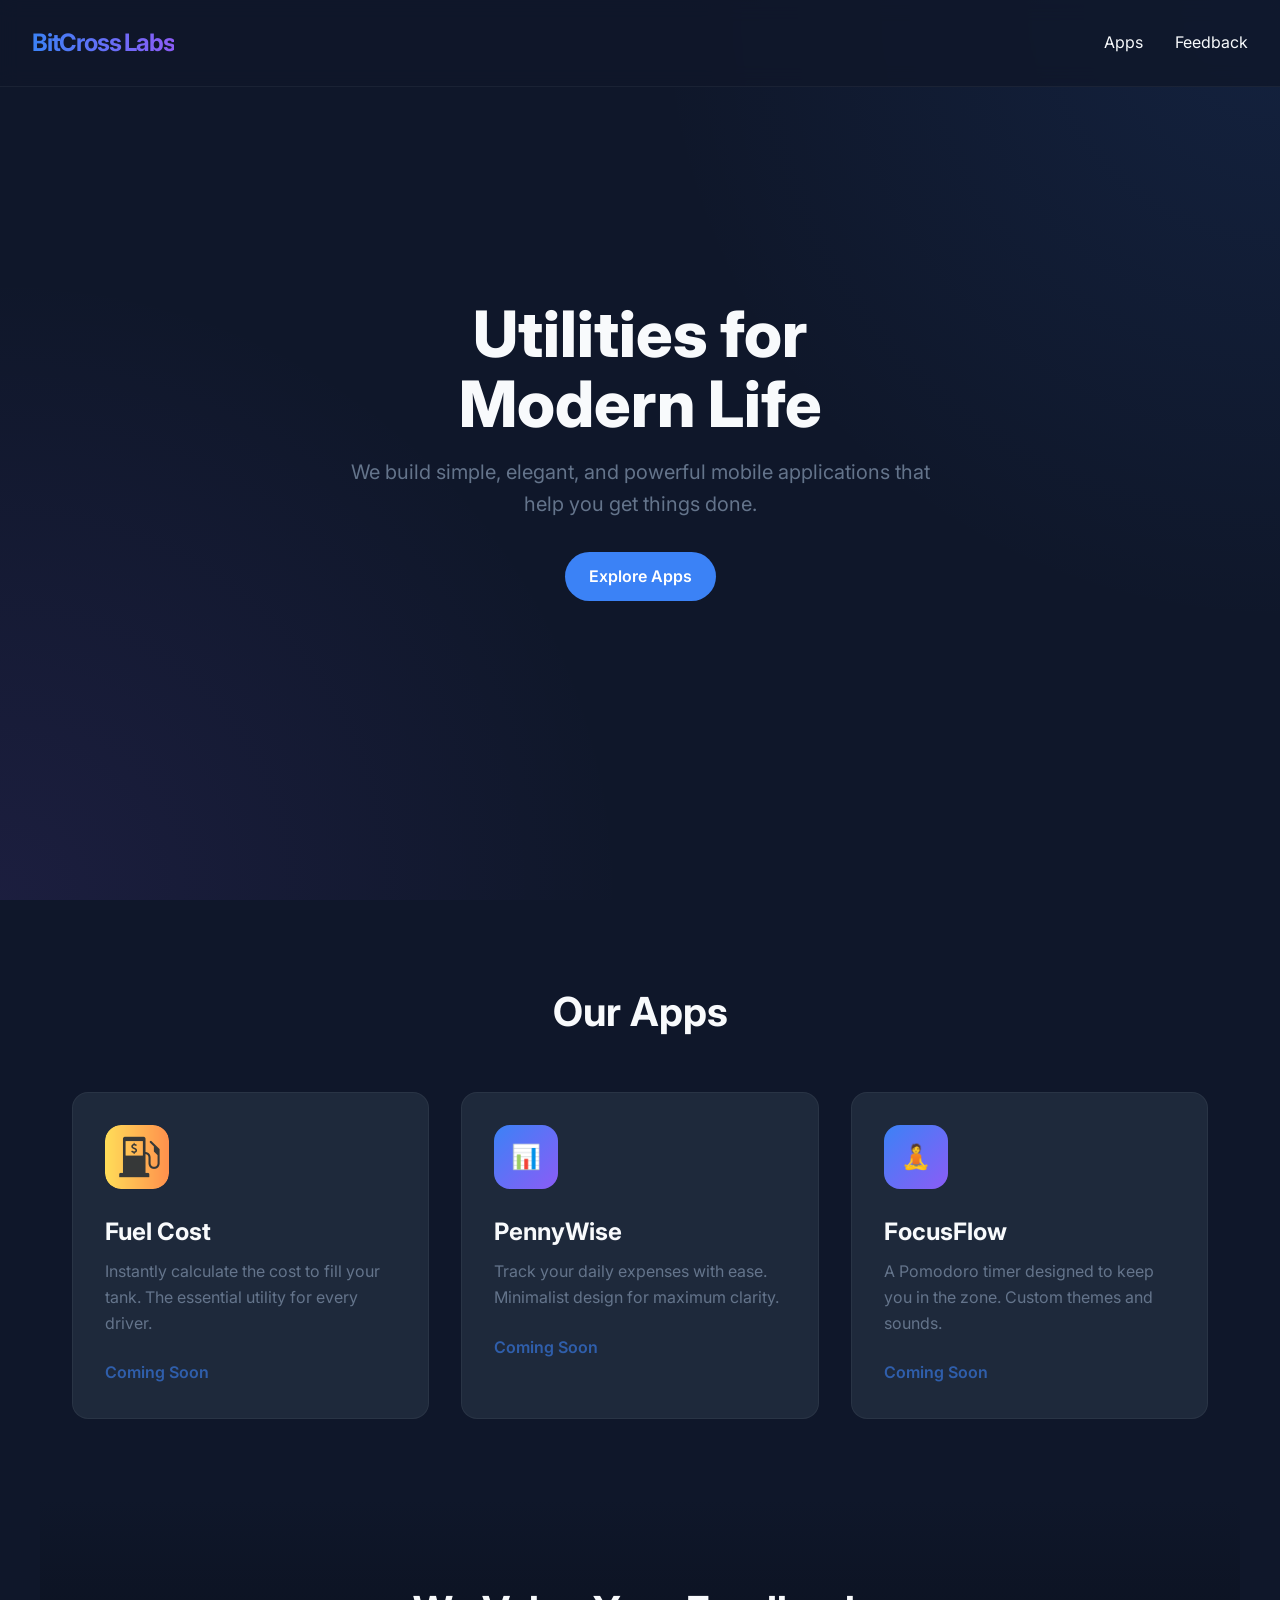
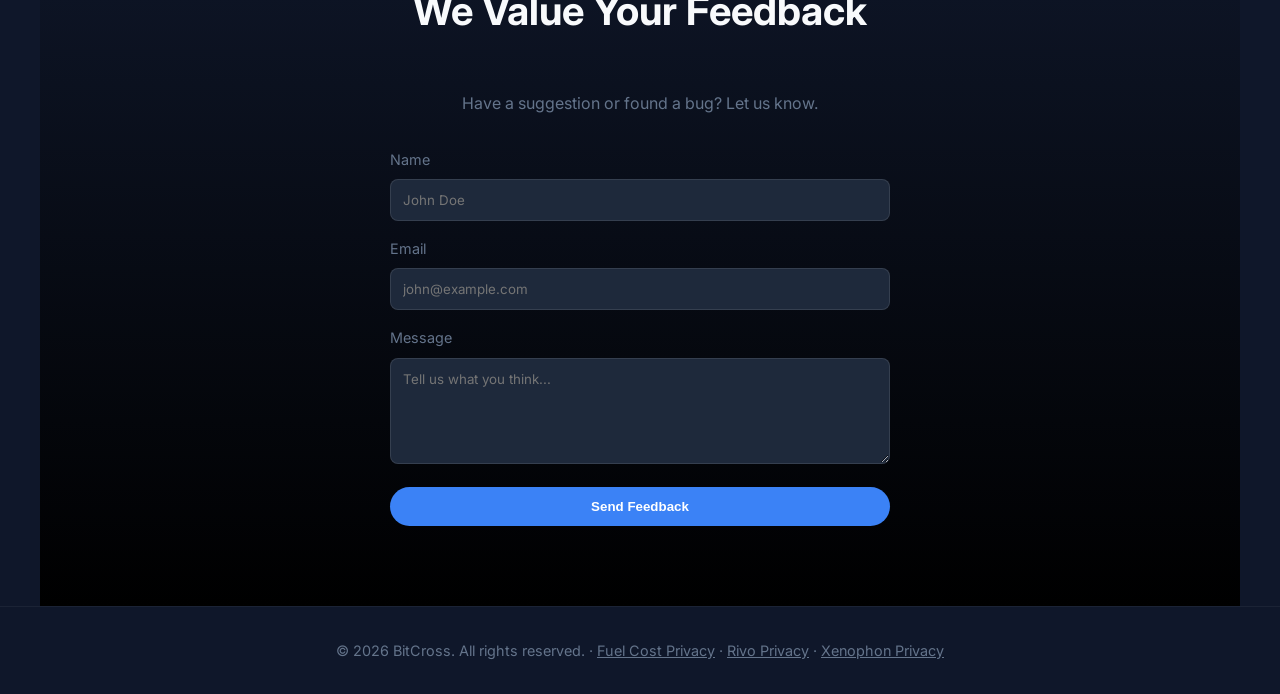
<file: index.html>
<!DOCTYPE html>
<html lang="en">

<head>
    <meta charset="UTF-8">
    <meta name="viewport" content="width=device-width, initial-scale=1.0">
    <title>BitCross | Utility Apps</title>
    <meta name="description" content="Simple, powerful utility apps for your everyday needs.">
    <link rel="preconnect" href="https://fonts.googleapis.com">
    <link rel="preconnect" href="https://fonts.gstatic.com" crossorigin>
    <link href="https://fonts.googleapis.com/css2?family=Inter:wght@400;600;700;800&display=swap" rel="stylesheet">
    <link rel="stylesheet" href="style.css">
</head>

<body>
    <header>
        <a href="#" class="logo">BitCross Labs</a>
        <nav>
            <ul>
                <li><a href="#apps">Apps</a></li>
                <li><a href="#feedback">Feedback</a></li>
            </ul>
        </nav>
    </header>

    <section class="hero">
        <h1>Utilities for<br>Modern Life</h1>
        <p>We build simple, elegant, and powerful mobile applications that help you get things done.</p>
        <a href="#apps" class="btn">Explore Apps</a>
    </section>

    <section id="apps" class="section">
        <h2 class="section-title">Our Apps</h2>
        <div class="apps-grid">
            <!-- Fuel Cost App -->
            <div class="app-card">

                <div class="app-icon img-icon">
                    <img src="images/fuel-cost-icon.png" alt="Fuel Cost Icon">
                </div>
                <h3>Fuel Cost</h3>
                <p>Instantly calculate the cost to fill your tank. The essential utility for every driver.</p>
                <span class="app-link disabled">Coming Soon</span>
            </div>

            <!-- Placeholder App 2 -->
            <div class="app-card">
                <div class="app-icon">📊</div>
                <h3>PennyWise</h3>
                <p>Track your daily expenses with ease. Minimalist design for maximum clarity.</p>
                <span class="app-link disabled">Coming Soon</span>
            </div>

            <!-- Placeholder App 3 -->
            <div class="app-card">
                <div class="app-icon">🧘</div>
                <h3>FocusFlow</h3>
                <p>A Pomodoro timer designed to keep you in the zone. Custom themes and sounds.</p>
                <span class="app-link disabled">Coming Soon</span>
            </div>
        </div>
    </section>

    <section id="feedback" class="section feedback">
        <h2 class="section-title">We Value Your Feedback</h2>
        <p style="color: var(--secondary-color); margin-bottom: 2rem;">Have a suggestion or found a bug? Let us know.
        </p>

        <form class="feedback-form" action="mailto:contact@bitcross.app" method="POST" enctype="text/plain">
            <div class="input-group">
                <label for="name">Name</label>
                <input type="text" id="name" name="name" required placeholder="John Doe">
            </div>
            <div class="input-group">
                <label for="email">Email</label>
                <input type="email" id="email" name="email" required placeholder="john@example.com">
            </div>
            <div class="input-group">
                <label for="message">Message</label>
                <textarea id="message" name="message" rows="5" required
                    placeholder="Tell us what you think..."></textarea>
            </div>
            <div id="form-status" style="margin-bottom: 1rem; display: none;"></div>
            <button type="submit" class="btn" style="width: 100%; border: none; cursor: pointer;">Send Feedback</button>
        </form>
    </section>

    <footer>
        <p>&copy; 2026 BitCross. All rights reserved. &middot; <a href="fuel-cost-privacy.html"
                style="text-decoration: underline;">Fuel Cost Privacy</a> &middot; <a href="rivo-privacy.html"
                style="text-decoration: underline;">Rivo Privacy</a> &middot; <a href="xenophon/PrivacyPolicy.html"
                style="text-decoration: underline;">Xenophon Privacy</a></p>
    </footer>


    <script src="main.js"></script>
</body>

</html>
</file>
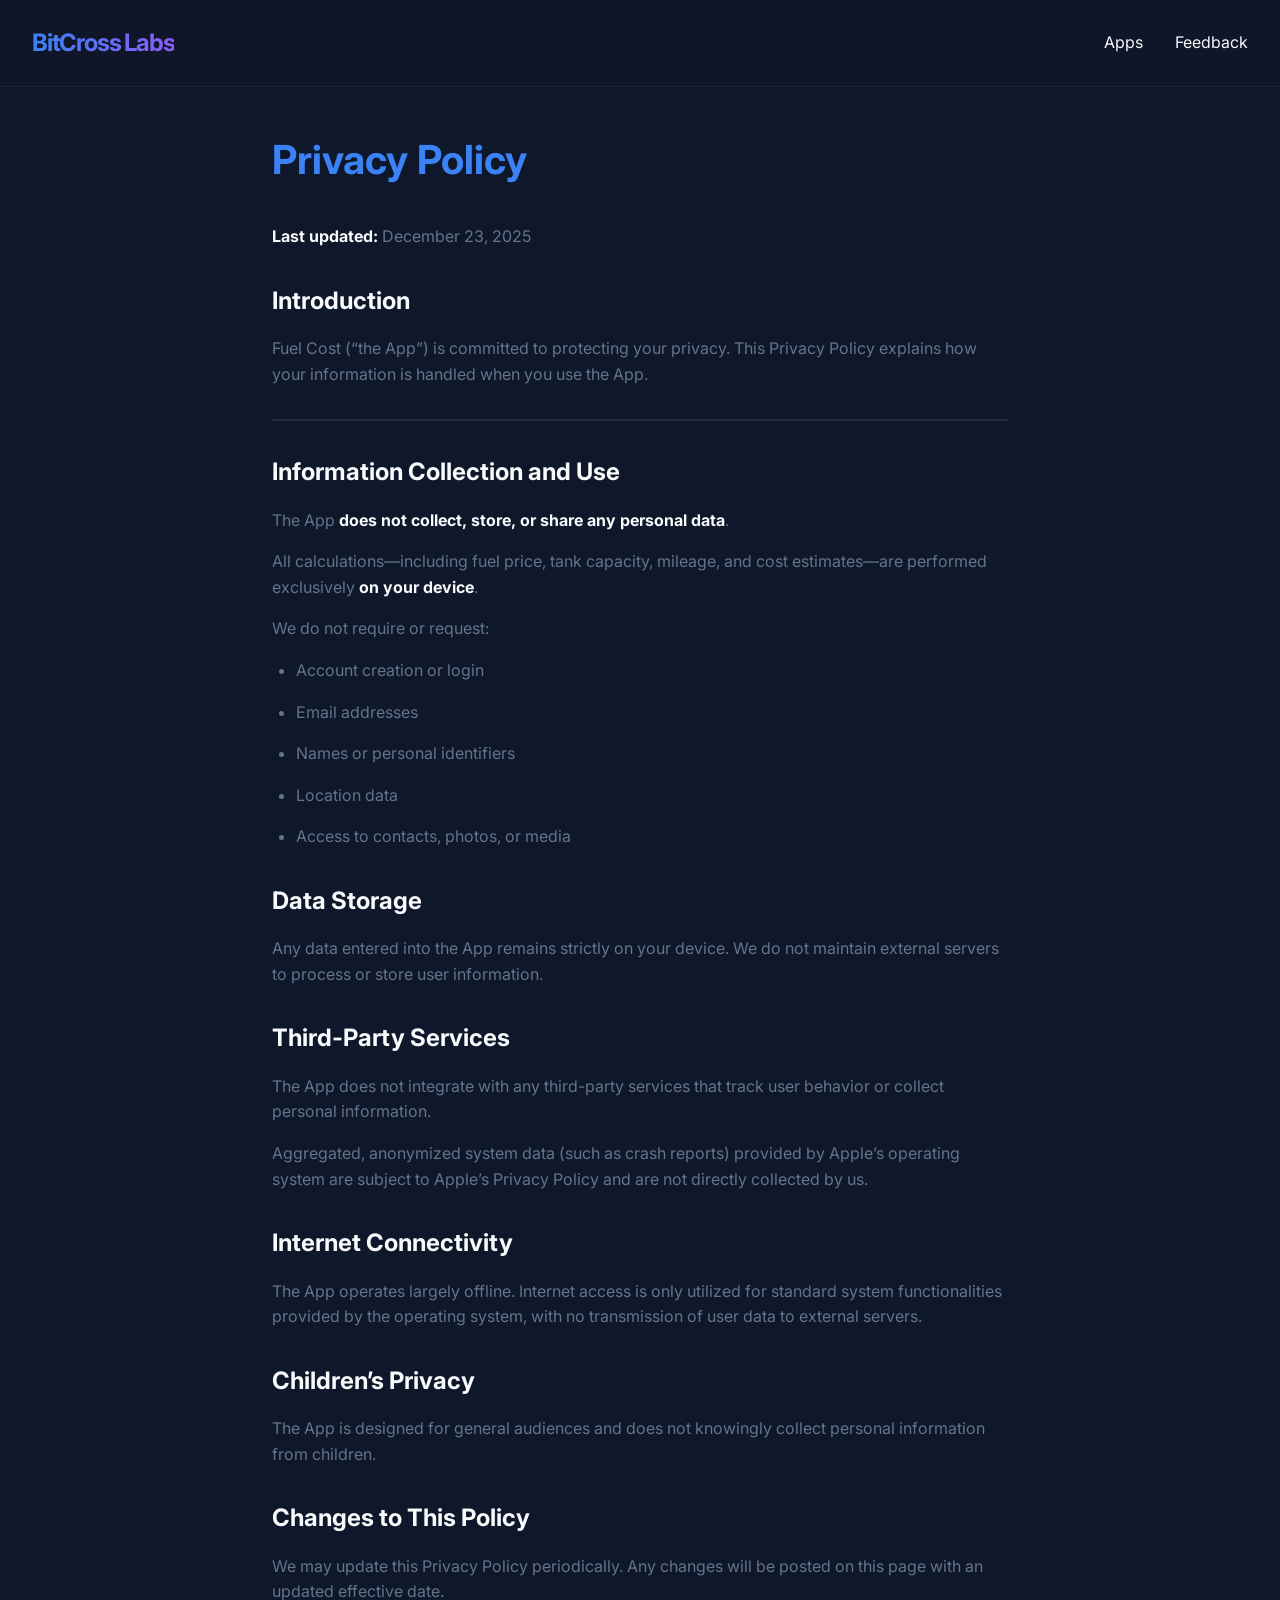
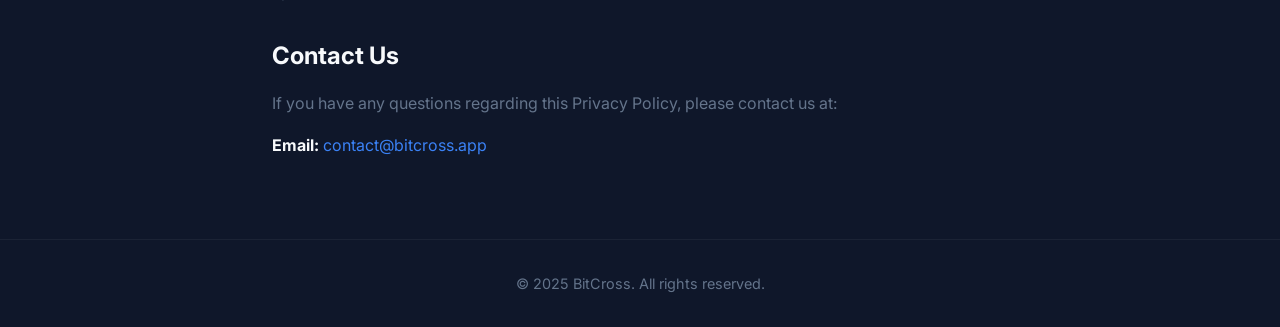
<file: fuel-cost-privacy.html>
<!DOCTYPE html>
<html lang="en">

<head>
    <meta charset="UTF-8">
    <meta name="viewport" content="width=device-width, initial-scale=1.0">
    <title>Fuel Cost | Privacy Policy</title>
    <meta name="description" content="Privacy Policy for the Fuel Cost app.">
    <link rel="preconnect" href="https://fonts.googleapis.com">
    <link rel="preconnect" href="https://fonts.gstatic.com" crossorigin>
    <link href="https://fonts.googleapis.com/css2?family=Inter:wght@400;600;700;800&display=swap" rel="stylesheet">
    <link rel="stylesheet" href="style.css">
    <style>
        /* Specific overrides for text-heavy content */
        .content-section {
            padding: 8rem 2rem 4rem;
            /* Top padding to clear fixed header */
            max-width: 800px;
            margin: 0 auto;
        }

        .content-section h1 {
            font-size: 2.5rem;
            margin-bottom: 2rem;
            color: var(--primary-color);
        }

        .content-section h2 {
            font-size: 1.5rem;
            margin-top: 2rem;
            margin-bottom: 1rem;
            color: var(--text-color);
        }

        .content-section p,
        .content-section li {
            color: var(--secondary-color);
            margin-bottom: 1rem;
        }

        .content-section ul {
            list-style: disc;
            margin-left: 1.5rem;
            margin-bottom: 1rem;
        }

        .content-section strong {
            color: var(--text-color);
        }
    </style>
</head>

<body>
    <header>
        <a href="index.html" class="logo">BitCross Labs</a>
        <nav>
            <ul>
                <li><a href="index.html#apps">Apps</a></li>
                <li><a href="index.html#feedback">Feedback</a></li>
            </ul>
        </nav>
    </header>

    <main class="content-section">
        <h1>Privacy Policy</h1>
        <p><strong>Last updated:</strong> December 23, 2025</p>

        <h2>Introduction</h2>
        <p>Fuel Cost (“the App”) is committed to protecting your privacy. This Privacy Policy explains how your
            information is handled when you use the App.</p>

        <hr style="border-color: rgba(255,255,255,0.1); margin: 2rem 0;">

        <h2>Information Collection and Use</h2>
        <p>The App <strong>does not collect, store, or share any personal data</strong>.</p>
        <p>All calculations—including fuel price, tank capacity, mileage, and cost estimates—are performed exclusively
            <strong>on your device</strong>.</p>
        <p>We do not require or request:</p>
        <ul>
            <li>Account creation or login</li>
            <li>Email addresses</li>
            <li>Names or personal identifiers</li>
            <li>Location data</li>
            <li>Access to contacts, photos, or media</li>
        </ul>

        <h2>Data Storage</h2>
        <p>Any data entered into the App remains strictly on your device. We do not maintain external servers to process
            or store user information.</p>

        <h2>Third-Party Services</h2>
        <p>The App does not integrate with any third-party services that track user behavior or collect personal
            information.</p>
        <p>Aggregated, anonymized system data (such as crash reports) provided by Apple’s operating system are subject
            to Apple’s Privacy Policy and are not directly collected by us.</p>

        <h2>Internet Connectivity</h2>
        <p>The App operates largely offline. Internet access is only utilized for standard system functionalities
            provided by the operating system, with no transmission of user data to external servers.</p>

        <h2>Children’s Privacy</h2>
        <p>The App is designed for general audiences and does not knowingly collect personal information from children.
        </p>

        <h2>Changes to This Policy</h2>
        <p>We may update this Privacy Policy periodically. Any changes will be posted on this page with an updated
            effective date.</p>

        <h2>Contact Us</h2>
        <p>If you have any questions regarding this Privacy Policy, please contact us at:</p>
        <p><strong>Email:</strong> <a href="mailto:contact@bitcross.app"
                style="color: var(--primary-color);">contact@bitcross.app</a></p>
    </main>

    <footer>
        <p>&copy; 2025 BitCross. All rights reserved.</p>
    </footer>

    <script src="main.js"></script>
</body>

</html>
</file>
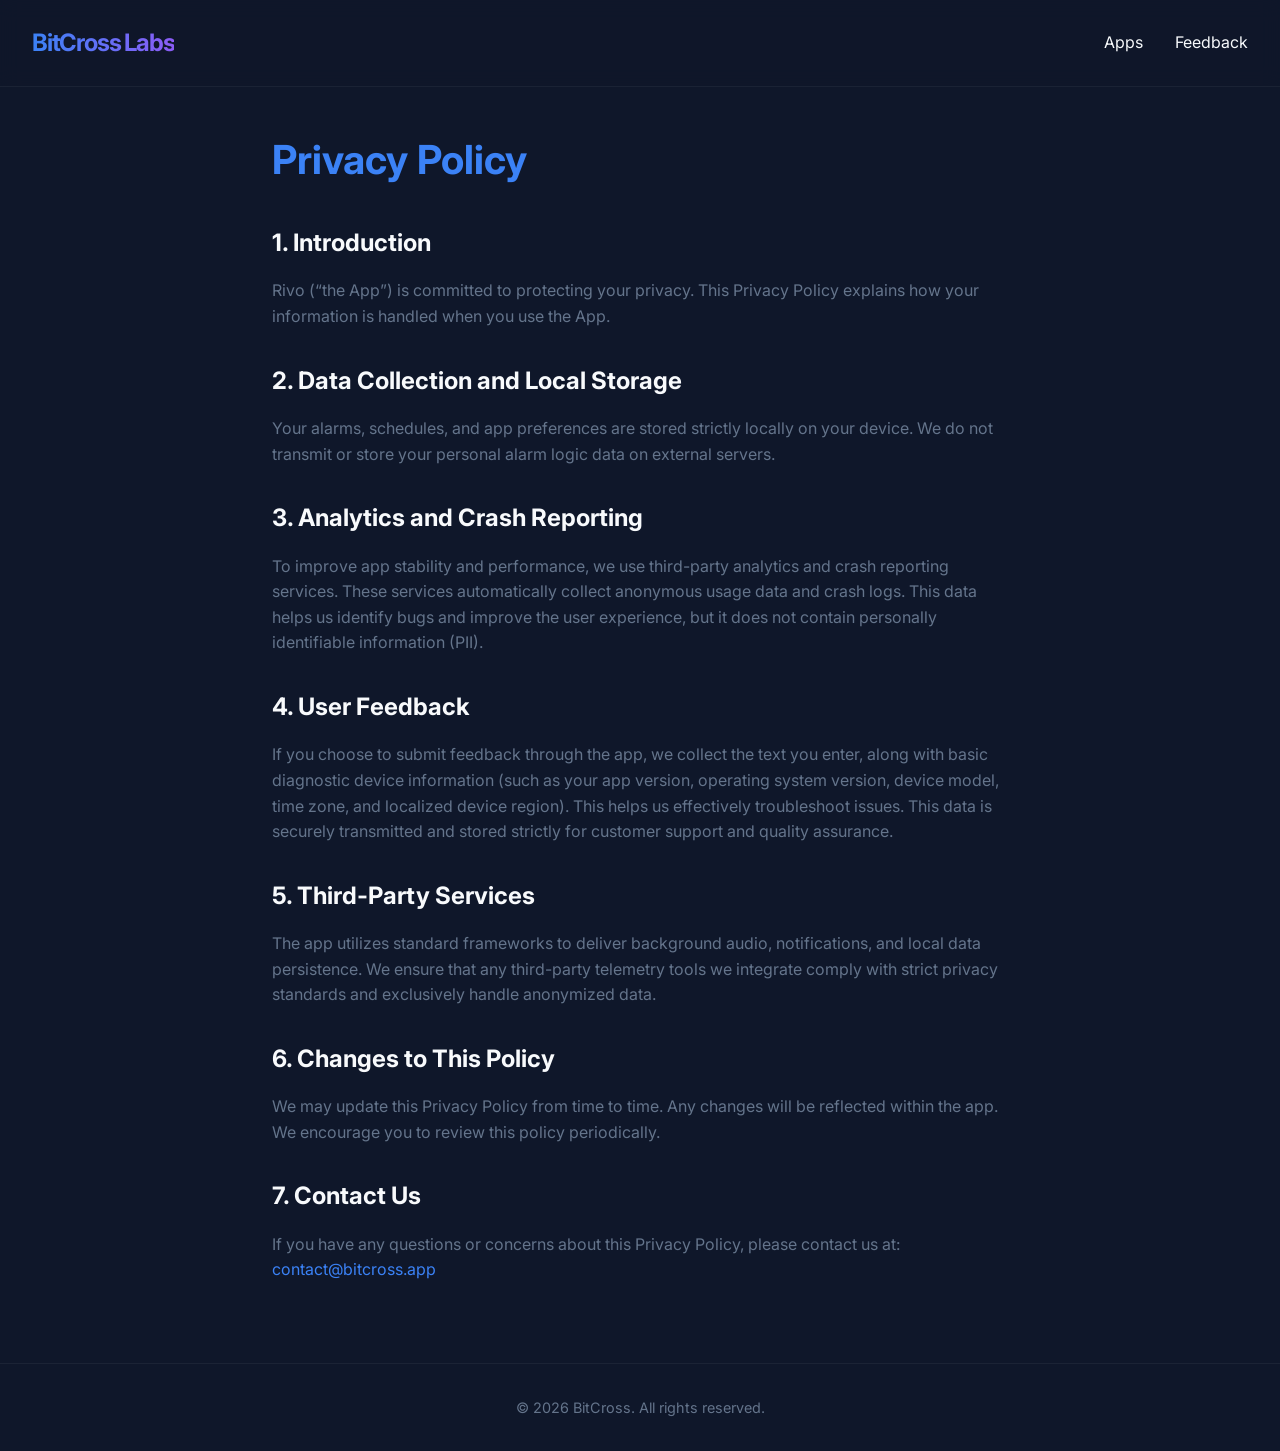
<file: rivo-privacy.html>
<!DOCTYPE html>
<html lang="en">

<head>
    <meta charset="UTF-8">
    <meta name="viewport" content="width=device-width, initial-scale=1.0">
    <title>Rivo (Motivational Alarm) | Privacy Policy</title>
    <meta name="description" content="Privacy Policy for the Rivo motivational alarm app.">
    <link rel="preconnect" href="https://fonts.googleapis.com">
    <link rel="preconnect" href="https://fonts.gstatic.com" crossorigin>
    <link href="https://fonts.googleapis.com/css2?family=Inter:wght@400;600;700;800&display=swap" rel="stylesheet">
    <link rel="stylesheet" href="style.css">
    <style>
        /* Specific overrides for text-heavy content */
        .content-section {
            padding: 8rem 2rem 4rem;
            /* Top padding to clear fixed header */
            max-width: 800px;
            margin: 0 auto;
        }

        .content-section h1 {
            font-size: 2.5rem;
            margin-bottom: 2rem;
            color: var(--primary-color);
        }

        .content-section h2 {
            font-size: 1.5rem;
            margin-top: 2rem;
            margin-bottom: 1rem;
            color: var(--text-color);
        }

        .content-section p,
        .content-section li {
            color: var(--secondary-color);
            margin-bottom: 1rem;
            line-height: 1.6;
        }

        .content-section ul {
            list-style: disc;
            margin-left: 1.5rem;
            margin-bottom: 1rem;
        }

        .content-section strong {
            color: var(--text-color);
        }
    </style>
</head>

<body>
    <header>
        <a href="index.html" class="logo">BitCross Labs</a>
        <nav>
            <ul>
                <li><a href="index.html#apps">Apps</a></li>
                <li><a href="index.html#feedback">Feedback</a></li>
            </ul>
        </nav>
    </header>

    <main class="content-section">
        <h1>Privacy Policy</h1>

        <h2>1. Introduction</h2>
        <p>Rivo (“the App”) is committed to protecting your privacy. This Privacy Policy explains how your information
            is handled when you use the App.</p>

        <h2>2. Data Collection and Local Storage</h2>
        <p>Your alarms, schedules, and app preferences are stored strictly locally on your device. We do not transmit or
            store your personal alarm logic data on external servers.</p>

        <h2>3. Analytics and Crash Reporting</h2>
        <p>To improve app stability and performance, we use third-party analytics and crash reporting services. These
            services automatically collect anonymous usage data and crash logs. This data helps us identify bugs and
            improve the user experience, but it does not contain personally identifiable information (PII).</p>

        <h2>4. User Feedback</h2>
        <p>If you choose to submit feedback through the app, we collect the text you enter, along with basic diagnostic
            device information (such as your app version, operating system version, device model, time zone, and
            localized device region). This helps us effectively troubleshoot issues. This data is securely transmitted
            and stored strictly for customer support and quality assurance.</p>

        <h2>5. Third-Party Services</h2>
        <p>The app utilizes standard frameworks to deliver background audio, notifications, and local data persistence.
            We ensure that any third-party telemetry tools we integrate comply with strict privacy standards and
            exclusively handle anonymized data.</p>

        <h2>6. Changes to This Policy</h2>
        <p>We may update this Privacy Policy from time to time. Any changes will be reflected within the app. We
            encourage you to review this policy periodically.</p>

        <h2>7. Contact Us</h2>
        <p>If you have any questions or concerns about this Privacy Policy, please contact us at: <a
                href="mailto:contact@bitcross.app" style="color: var(--primary-color);">contact@bitcross.app</a></p>
    </main>

    <footer>
        <p>&copy; 2026 BitCross. All rights reserved.</p>
    </footer>

    <script src="main.js"></script>
</body>

</html>
</file>
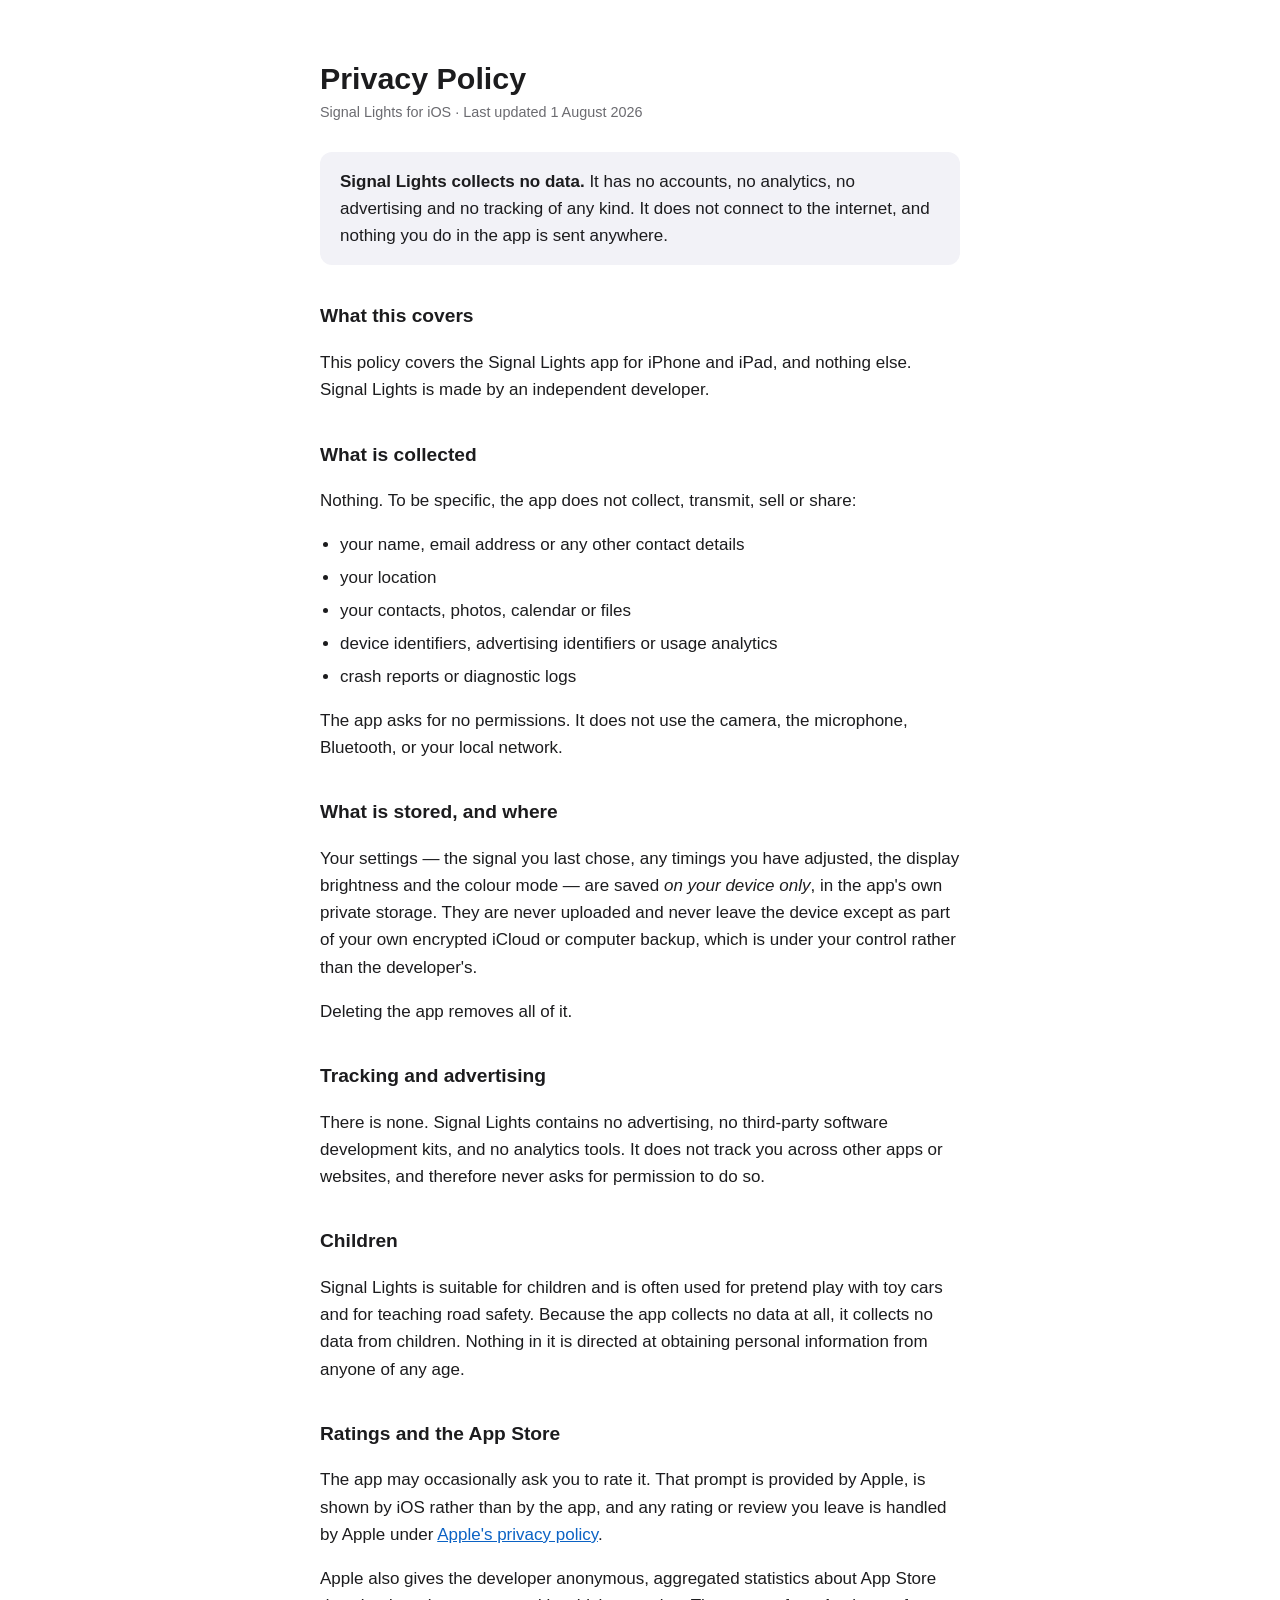
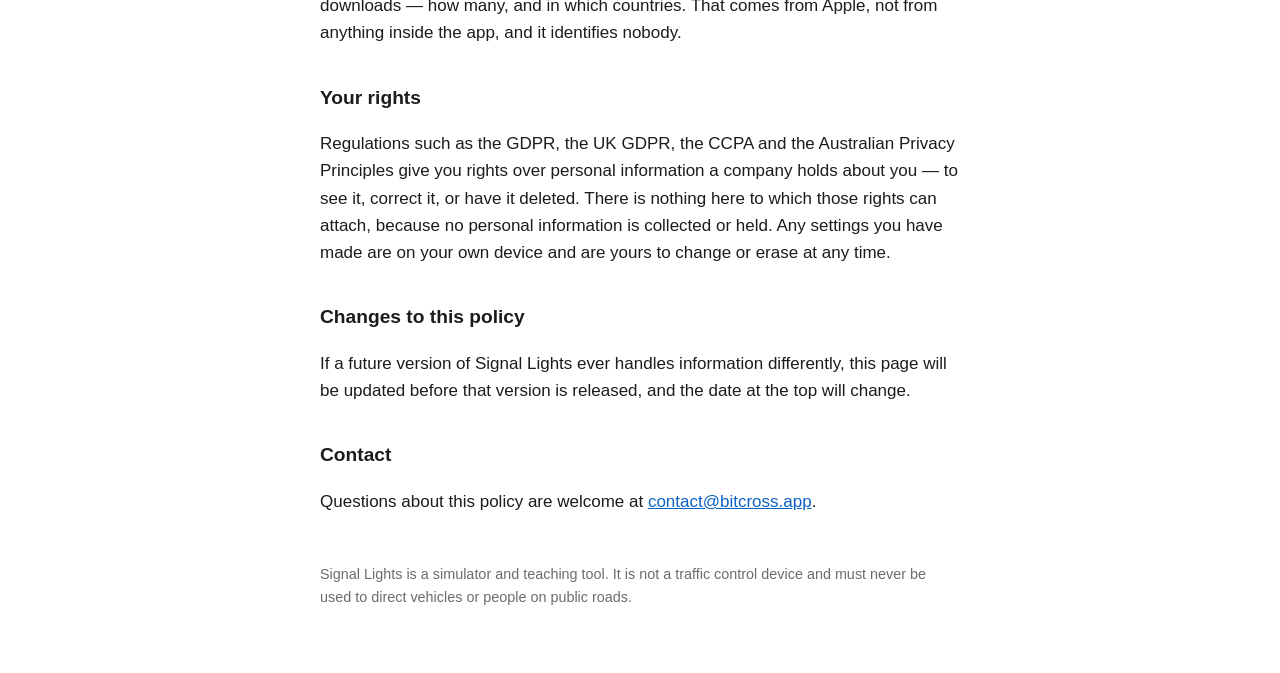
<file: signal-lights-privacy.html>
<!DOCTYPE html>
<html lang="en">
<head>
<meta charset="utf-8">
<meta name="viewport" content="width=device-width, initial-scale=1">
<title>Privacy Policy — Signal Lights</title>
<meta name="description" content="Privacy policy for the Signal Lights iOS app. Signal Lights collects no data.">
<style>
  /* Colours are held in custom properties and overridden in one place for dark
     mode. An earlier version set them in a media query that appeared *before*
     the rules it was meant to override, so the later plain rule won on equal
     specificity: the callout kept its near-white background while the text
     turned near-white too. Variables remove the ordering trap entirely. */
  :root {
    color-scheme: light dark;
    --text: #1c1c1e;
    --page: #ffffff;
    --panel: #f2f2f7;
    --muted: #6b6b70;
    --link: #0b62c4;
  }
  @media (prefers-color-scheme: dark) {
    :root {
      --text: #f2f2f7;
      --page: #1c1c1e;
      --panel: #2c2c2e;
      --muted: #a1a1a6;
      --link: #6ab7ff;
    }
  }
  body {
    font: 17px/1.6 -apple-system, BlinkMacSystemFont, "Segoe UI", Roboto, Helvetica, Arial, sans-serif;
    max-width: 40rem;
    margin: 0 auto;
    padding: 2.5rem 1.25rem 4rem;
    color: var(--text);
    background: var(--page);
  }
  h1 { font-size: 1.9rem; line-height: 1.2; margin-bottom: 0.25rem; }
  h2 { font-size: 1.2rem; margin-top: 2.25rem; }
  a { color: var(--link); }
  .meta { color: var(--muted); font-size: 0.9rem; margin-top: 0; }
  .callout {
    background: var(--panel);
    color: var(--text);
    border-radius: 0.75rem;
    padding: 1rem 1.25rem;
    margin: 1.75rem 0;
  }
  ul { padding-left: 1.25rem; }
  li { margin: 0.35rem 0; }
  footer { margin-top: 3rem; font-size: 0.9rem; color: var(--muted); }
</style>
</head>
<body>

<h1>Privacy Policy</h1>
<p class="meta">Signal Lights for iOS · Last updated 1 August 2026</p>

<div class="callout">
  <strong>Signal Lights collects no data.</strong> It has no accounts, no analytics,
  no advertising and no tracking of any kind. It does not connect to the internet,
  and nothing you do in the app is sent anywhere.
</div>

<h2>What this covers</h2>
<p>
  This policy covers the Signal Lights app for iPhone and iPad, and nothing
  else. Signal Lights is made by an independent developer.
</p>

<h2>What is collected</h2>
<p>Nothing. To be specific, the app does not collect, transmit, sell or share:</p>
<ul>
  <li>your name, email address or any other contact details</li>
  <li>your location</li>
  <li>your contacts, photos, calendar or files</li>
  <li>device identifiers, advertising identifiers or usage analytics</li>
  <li>crash reports or diagnostic logs</li>
</ul>
<p>
  The app asks for no permissions. It does not use the camera, the microphone,
  Bluetooth, or your local network.
</p>

<h2>What is stored, and where</h2>
<p>
  Your settings — the signal you last chose, any timings you have adjusted, the
  display brightness and the colour mode — are saved <em>on your device only</em>,
  in the app's own private storage. They are never uploaded and never leave the
  device except as part of your own encrypted iCloud or computer backup, which is
  under your control rather than the developer's.
</p>
<p>Deleting the app removes all of it.</p>

<h2>Tracking and advertising</h2>
<p>
  There is none. Signal Lights contains no advertising, no third-party software
  development kits, and no analytics tools. It does not track you across other
  apps or websites, and therefore never asks for permission to do so.
</p>

<h2>Children</h2>
<p>
  Signal Lights is suitable for children and is often used for pretend play with
  toy cars and for teaching road safety. Because the app collects no data at all,
  it collects no data from children. Nothing in it is directed at obtaining
  personal information from anyone of any age.
</p>

<h2>Ratings and the App Store</h2>
<p>
  The app may occasionally ask you to rate it. That prompt is provided by Apple,
  is shown by iOS rather than by the app, and any rating or review you leave is
  handled by Apple under
  <a href="https://www.apple.com/legal/privacy/">Apple's privacy policy</a>.
</p>
<p>
  Apple also gives the developer anonymous, aggregated statistics about App Store
  downloads — how many, and in which countries. That comes from Apple, not from
  anything inside the app, and it identifies nobody.
</p>

<h2>Your rights</h2>
<p>
  Regulations such as the GDPR, the UK GDPR, the CCPA and the Australian Privacy
  Principles give you rights over personal information a company holds about you —
  to see it, correct it, or have it deleted. There is nothing here to which those
  rights can attach, because no personal information is collected or held. Any
  settings you have made are on your own device and are yours to change or erase
  at any time.
</p>

<h2>Changes to this policy</h2>
<p>
  If a future version of Signal Lights ever handles information differently, this
  page will be updated before that version is released, and the date at the top
  will change.
</p>

<h2>Contact</h2>
<p>
  Questions about this policy are welcome at
  <a href="mailto:contact@bitcross.app">contact@bitcross.app</a>.
</p>

<footer>
  Signal Lights is a simulator and teaching tool. It is not a traffic control
  device and must never be used to direct vehicles or people on public roads.
</footer>

</body>
</html>
</file>
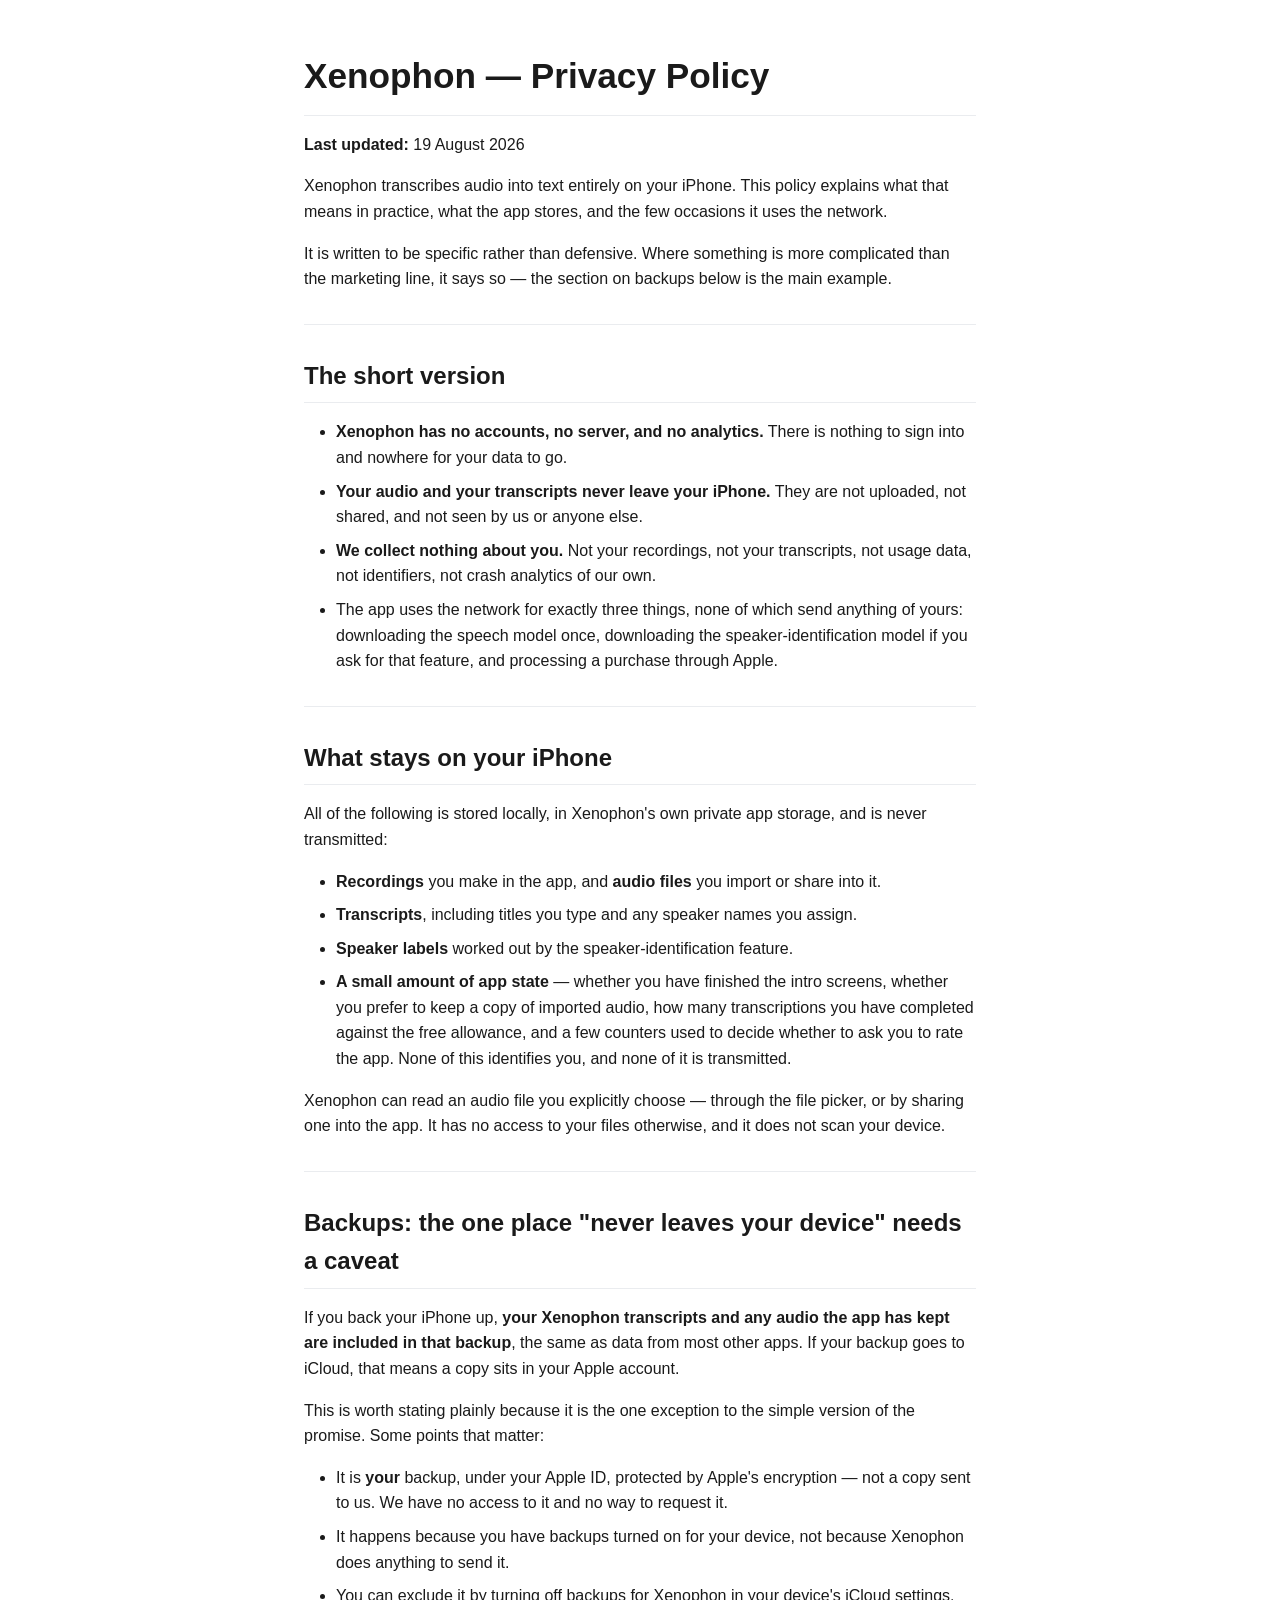
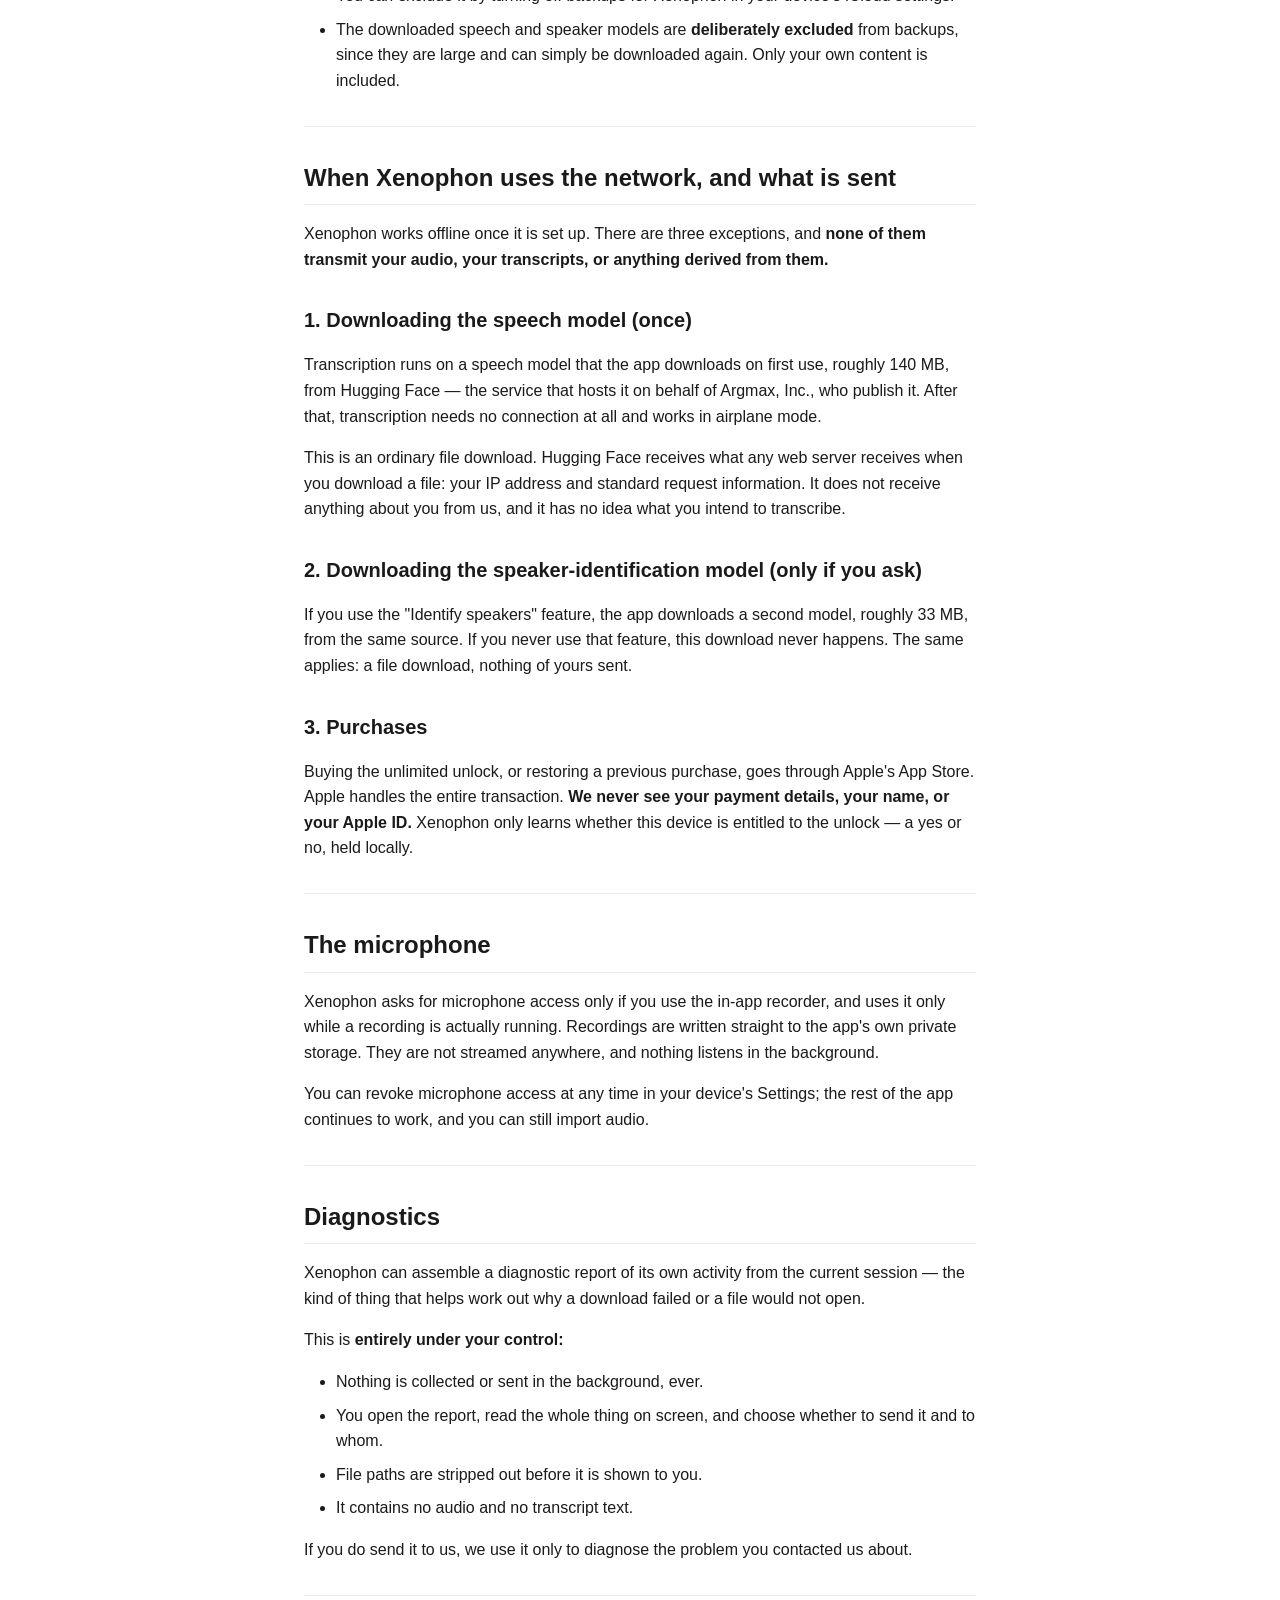
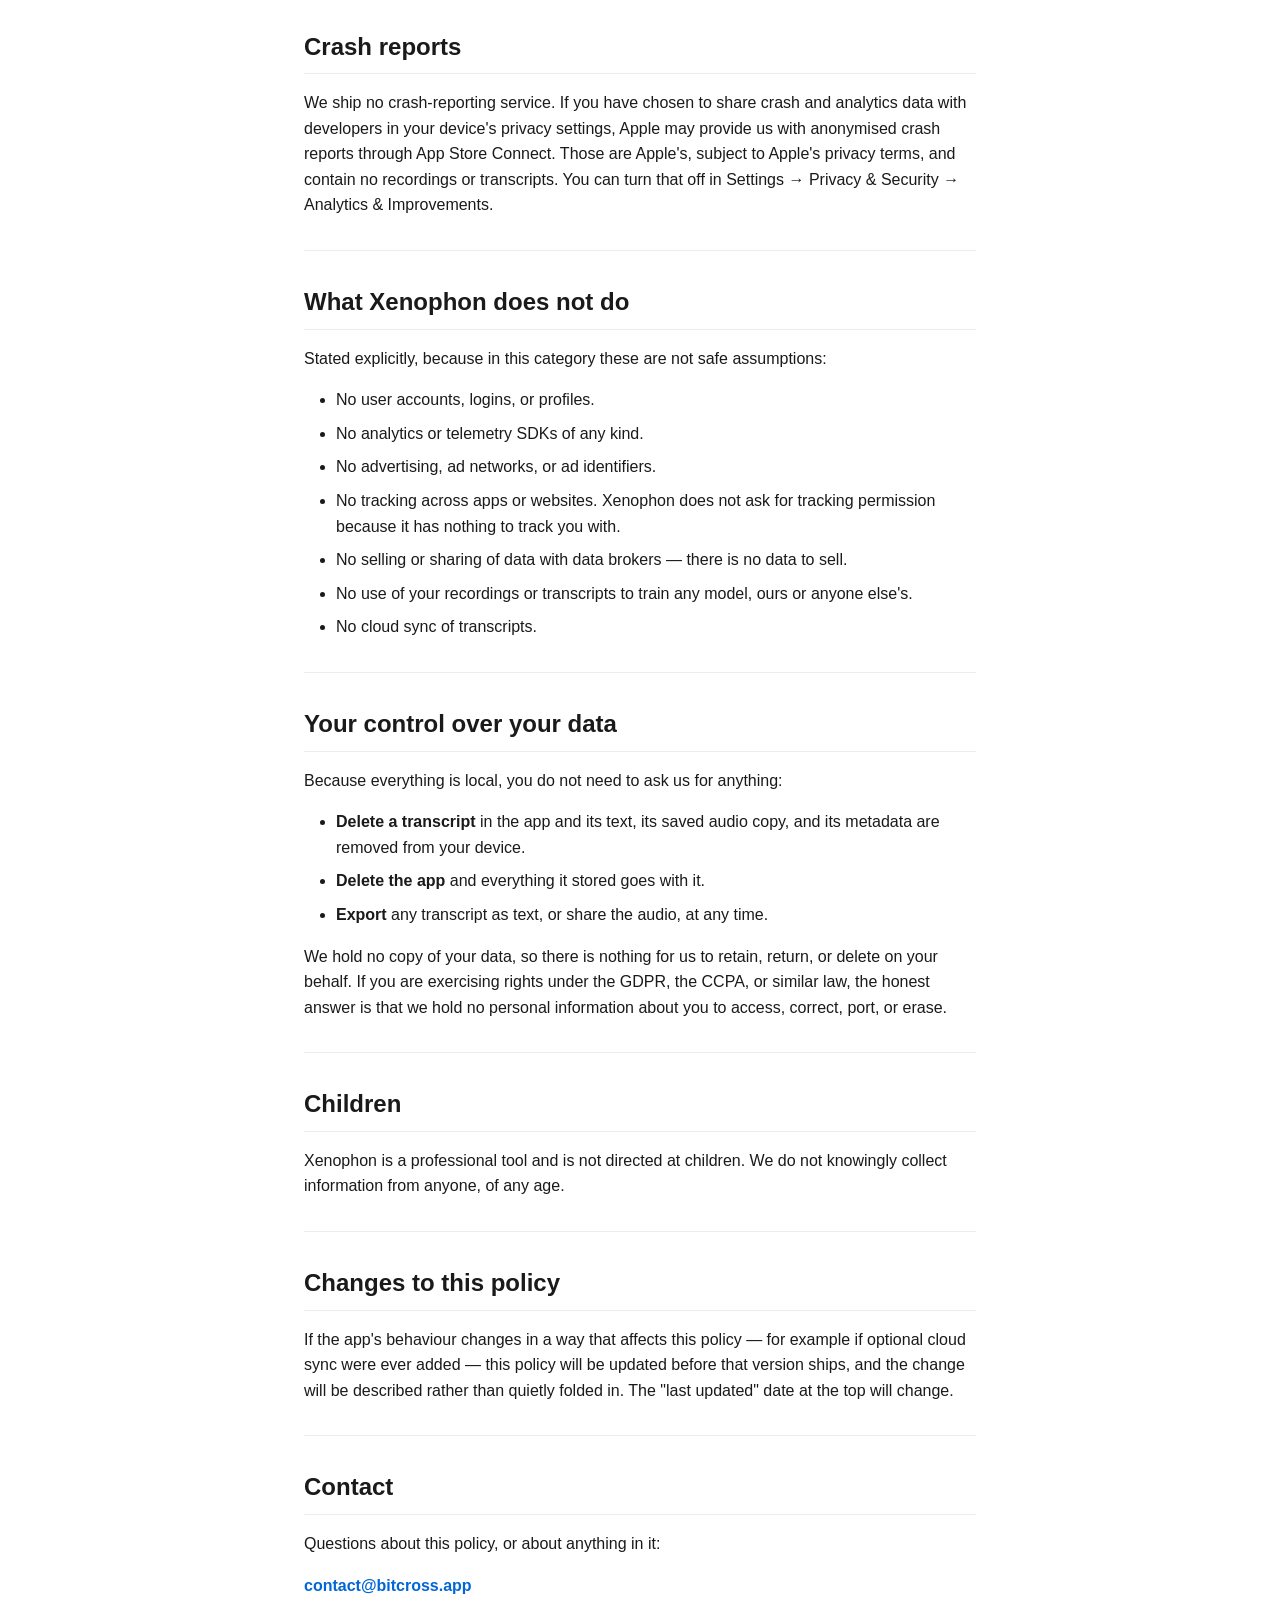
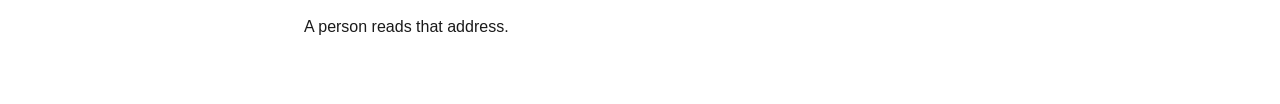
<file: xenophon/PrivacyPolicy.html>
<!DOCTYPE html>
<html lang="en">

<head>
    <meta charset="UTF-8">
    <meta name="viewport" content="width=device-width, initial-scale=1.0">
    <title>Xenophon — Privacy Policy</title>
    <meta name="description" content="Privacy Policy for Xenophon.">
    <style>
        body {
            font-family: -apple-system, BlinkMacSystemFont, "Segoe UI", Roboto, Helvetica, Arial, sans-serif;
            line-height: 1.6;
            max-width: 42rem;
            margin: 0 auto;
            padding: 3rem 1.5rem;
            color: #1a1a1a;
            background-color: #ffffff;
        }

        @media (prefers-color-scheme: dark) {
            body {
                color: #e0e0e0;
                background-color: #121212;
            }
            a {
                color: #8ab4f8;
            }
            hr {
                background-color: #30363d;
            }
            h1, h2 {
                border-bottom: 1px solid #30363d;
            }
        }

        h1, h2, h3 {
            margin-top: 2rem;
            margin-bottom: 1rem;
            font-weight: 600;
        }

        h1 {
            font-size: 2.2rem;
            border-bottom: 1px solid #eaecef;
            padding-bottom: 0.3em;
            margin-top: 0;
        }

        h2 {
            font-size: 1.5rem;
            border-bottom: 1px solid #eaecef;
            padding-bottom: 0.3em;
        }

        h3 {
            font-size: 1.25rem;
        }

        p, ul, ol {
            margin-top: 0;
            margin-bottom: 1rem;
        }

        ul {
            padding-left: 2rem;
            list-style-type: disc;
        }

        li {
            margin-bottom: 0.5rem;
        }

        hr {
            height: 1px;
            padding: 0;
            margin: 2rem 0;
            background-color: #eaecef;
            border: 0;
        }

        a {
            color: #0366d6;
            text-decoration: none;
        }

        a:hover {
            text-decoration: underline;
        }
    </style>
</head>

<body>
    <h1>Xenophon — Privacy Policy</h1>
    <p><strong>Last updated:</strong> 19 August 2026</p>

    <p>Xenophon transcribes audio into text entirely on your iPhone. This policy explains what that means in practice, what the app stores, and the few occasions it uses the network.</p>
    <p>It is written to be specific rather than defensive. Where something is more complicated than the marketing line, it says so — the section on backups below is the main example.</p>

    <hr>

    <h2>The short version</h2>
    <ul>
        <li><strong>Xenophon has no accounts, no server, and no analytics.</strong> There is nothing to sign into and nowhere for your data to go.</li>
        <li><strong>Your audio and your transcripts never leave your iPhone.</strong> They are not uploaded, not shared, and not seen by us or anyone else.</li>
        <li><strong>We collect nothing about you.</strong> Not your recordings, not your transcripts, not usage data, not identifiers, not crash analytics of our own.</li>
        <li>The app uses the network for exactly three things, none of which send anything of yours: downloading the speech model once, downloading the speaker-identification model if you ask for that feature, and processing a purchase through Apple.</li>
    </ul>

    <hr>

    <h2>What stays on your iPhone</h2>
    <p>All of the following is stored locally, in Xenophon's own private app storage, and is never transmitted:</p>
    <ul>
        <li><strong>Recordings</strong> you make in the app, and <strong>audio files</strong> you import or share into it.</li>
        <li><strong>Transcripts</strong>, including titles you type and any speaker names you assign.</li>
        <li><strong>Speaker labels</strong> worked out by the speaker-identification feature.</li>
        <li><strong>A small amount of app state</strong> — whether you have finished the intro screens, whether you prefer to keep a copy of imported audio, how many transcriptions you have completed against the free allowance, and a few counters used to decide whether to ask you to rate the app. None of this identifies you, and none of it is transmitted.</li>
    </ul>
    <p>Xenophon can read an audio file you explicitly choose — through the file picker, or by sharing one into the app. It has no access to your files otherwise, and it does not scan your device.</p>

    <hr>

    <h2>Backups: the one place "never leaves your device" needs a caveat</h2>
    <p>If you back your iPhone up, <strong>your Xenophon transcripts and any audio the app has kept are included in that backup</strong>, the same as data from most other apps. If your backup goes to iCloud, that means a copy sits in your Apple account.</p>
    <p>This is worth stating plainly because it is the one exception to the simple version of the promise. Some points that matter:</p>
    <ul>
        <li>It is <strong>your</strong> backup, under your Apple ID, protected by Apple's encryption — not a copy sent to us. We have no access to it and no way to request it.</li>
        <li>It happens because you have backups turned on for your device, not because Xenophon does anything to send it.</li>
        <li>You can exclude it by turning off backups for Xenophon in your device's iCloud settings.</li>
        <li>The downloaded speech and speaker models are <strong>deliberately excluded</strong> from backups, since they are large and can simply be downloaded again. Only your own content is included.</li>
    </ul>

    <hr>

    <h2>When Xenophon uses the network, and what is sent</h2>
    <p>Xenophon works offline once it is set up. There are three exceptions, and <strong>none of them transmit your audio, your transcripts, or anything derived from them.</strong></p>

    <h3>1. Downloading the speech model (once)</h3>
    <p>Transcription runs on a speech model that the app downloads on first use, roughly 140 MB, from Hugging Face — the service that hosts it on behalf of Argmax, Inc., who publish it. After that, transcription needs no connection at all and works in airplane mode.</p>
    <p>This is an ordinary file download. Hugging Face receives what any web server receives when you download a file: your IP address and standard request information. It does not receive anything about you from us, and it has no idea what you intend to transcribe.</p>

    <h3>2. Downloading the speaker-identification model (only if you ask)</h3>
    <p>If you use the "Identify speakers" feature, the app downloads a second model, roughly 33 MB, from the same source. If you never use that feature, this download never happens. The same applies: a file download, nothing of yours sent.</p>

    <h3>3. Purchases</h3>
    <p>Buying the unlimited unlock, or restoring a previous purchase, goes through Apple's App Store. Apple handles the entire transaction. <strong>We never see your payment details, your name, or your Apple ID.</strong> Xenophon only learns whether this device is entitled to the unlock — a yes or no, held locally.</p>

    <hr>

    <h2>The microphone</h2>
    <p>Xenophon asks for microphone access only if you use the in-app recorder, and uses it only while a recording is actually running. Recordings are written straight to the app's own private storage. They are not streamed anywhere, and nothing listens in the background.</p>
    <p>You can revoke microphone access at any time in your device's Settings; the rest of the app continues to work, and you can still import audio.</p>

    <hr>

    <h2>Diagnostics</h2>
    <p>Xenophon can assemble a diagnostic report of its own activity from the current session — the kind of thing that helps work out why a download failed or a file would not open.</p>
    <p>This is <strong>entirely under your control:</strong></p>
    <ul>
        <li>Nothing is collected or sent in the background, ever.</li>
        <li>You open the report, read the whole thing on screen, and choose whether to send it and to whom.</li>
        <li>File paths are stripped out before it is shown to you.</li>
        <li>It contains no audio and no transcript text.</li>
    </ul>
    <p>If you do send it to us, we use it only to diagnose the problem you contacted us about.</p>

    <hr>

    <h2>Crash reports</h2>
    <p>We ship no crash-reporting service. If you have chosen to share crash and analytics data with developers in your device's privacy settings, Apple may provide us with anonymised crash reports through App Store Connect. Those are Apple's, subject to Apple's privacy terms, and contain no recordings or transcripts. You can turn that off in Settings → Privacy & Security → Analytics & Improvements.</p>

    <hr>

    <h2>What Xenophon does not do</h2>
    <p>Stated explicitly, because in this category these are not safe assumptions:</p>
    <ul>
        <li>No user accounts, logins, or profiles.</li>
        <li>No analytics or telemetry SDKs of any kind.</li>
        <li>No advertising, ad networks, or ad identifiers.</li>
        <li>No tracking across apps or websites. Xenophon does not ask for tracking permission because it has nothing to track you with.</li>
        <li>No selling or sharing of data with data brokers — there is no data to sell.</li>
        <li>No use of your recordings or transcripts to train any model, ours or anyone else's.</li>
        <li>No cloud sync of transcripts.</li>
    </ul>

    <hr>

    <h2>Your control over your data</h2>
    <p>Because everything is local, you do not need to ask us for anything:</p>
    <ul>
        <li><strong>Delete a transcript</strong> in the app and its text, its saved audio copy, and its metadata are removed from your device.</li>
        <li><strong>Delete the app</strong> and everything it stored goes with it.</li>
        <li><strong>Export</strong> any transcript as text, or share the audio, at any time.</li>
    </ul>
    <p>We hold no copy of your data, so there is nothing for us to retain, return, or delete on your behalf. If you are exercising rights under the GDPR, the CCPA, or similar law, the honest answer is that we hold no personal information about you to access, correct, port, or erase.</p>

    <hr>

    <h2>Children</h2>
    <p>Xenophon is a professional tool and is not directed at children. We do not knowingly collect information from anyone, of any age.</p>

    <hr>

    <h2>Changes to this policy</h2>
    <p>If the app's behaviour changes in a way that affects this policy — for example if optional cloud sync were ever added — this policy will be updated before that version ships, and the change will be described rather than quietly folded in. The "last updated" date at the top will change.</p>

    <hr>

    <h2>Contact</h2>
    <p>Questions about this policy, or about anything in it:</p>
    <p><strong><a href="mailto:contact@bitcross.app">contact@bitcross.app</a></strong></p>
    <p>A person reads that address.</p>
</body>

</html>
</file>
<file: style.css>
:root {
  --bg-color: #0f172a;
  --text-color: #f8fafc;
  --primary-color: #3b82f6;
  --secondary-color: #64748b;
  --accent-color: #8b5cf6;
  --card-bg: #1e293b;
  --font-main: 'Inter', sans-serif;
}

* {
  margin: 0;
  padding: 0;
  box-sizing: border-box;
}

body {
  font-family: var(--font-main);
  background-color: var(--bg-color);
  color: var(--text-color);
  line-height: 1.6;
  overflow-x: hidden;
}

a {
  text-decoration: none;
  color: inherit;
  transition: color 0.3s ease;
}

ul {
  list-style: none;
}

/* Header */
header {
  display: flex;
  justify-content: space-between;
  align-items: center;
  padding: 1.5rem 2rem;
  background: rgba(15, 23, 42, 0.8);
  backdrop-filter: blur(10px);
  position: fixed;
  width: 100%;
  top: 0;
  z-index: 1000;
  border-bottom: 1px solid rgba(255, 255, 255, 0.05);
}

.logo {
  font-size: 1.5rem;
  font-weight: 700;
  background: linear-gradient(to right, var(--primary-color), var(--accent-color));
  background-clip: text;
  -webkit-background-clip: text;
  -webkit-text-fill-color: transparent;
  letter-spacing: -0.05em;
}

nav ul {
  display: flex;
  gap: 2rem;
}

nav a:hover {
  color: var(--primary-color);
}

/* Hero Section */
.hero {
  height: 100vh;
  display: flex;
  flex-direction: column;
  justify-content: center;
  align-items: center;
  text-align: center;
  padding: 0 2rem;
  background: radial-gradient(circle at top right, rgba(59, 130, 246, 0.1), transparent 40%),
    radial-gradient(circle at bottom left, rgba(139, 92, 246, 0.1), transparent 40%);
}

.hero h1 {
  font-size: 4rem;
  font-weight: 800;
  margin-bottom: 1rem;
  line-height: 1.1;
}

.hero p {
  font-size: 1.25rem;
  color: var(--secondary-color);
  margin-bottom: 2rem;
  max-width: 600px;
}

.btn {
  display: inline-block;
  padding: 0.75rem 1.5rem;
  background-color: var(--primary-color);
  color: white;
  border-radius: 9999px;
  font-weight: 600;
  transition: transform 0.2s ease, box-shadow 0.2s ease;
}

.btn:hover {
  transform: translateY(-2px);
  box-shadow: 0 4px 12px rgba(59, 130, 246, 0.3);
}

/* Apps Section */
.section {
  padding: 5rem 2rem;
  max-width: 1200px;
  margin: 0 auto;
}

.section-title {
  font-size: 2.5rem;
  font-weight: 700;
  margin-bottom: 3rem;
  text-align: center;
}

.apps-grid {
  display: grid;
  grid-template-columns: repeat(auto-fit, minmax(300px, 1fr));
  gap: 2rem;
}

.app-card {
  background-color: var(--card-bg);
  padding: 2rem;
  border-radius: 1rem;
  border: 1px solid rgba(255, 255, 255, 0.05);
  transition: transform 0.3s ease, border-color 0.3s ease;
}

.app-card:hover {
  transform: translateY(-5px);
  border-color: var(--primary-color);
}

.app-icon {
  width: 64px;
  height: 64px;
  background: linear-gradient(135deg, var(--primary-color), var(--accent-color));
  border-radius: 16px;
  margin-bottom: 1.5rem;
  display: flex;
  align-items: center;
  justify-content: center;
  font-size: 1.5rem;
}

.app-card h3 {
  font-size: 1.5rem;
  margin-bottom: 0.5rem;
}

.app-card p {
  color: var(--secondary-color);
  margin-bottom: 1.5rem;
}

.app-link {
  color: var(--primary-color);
  font-weight: 600;
  display: inline-flex;
  align-items: center;
  gap: 0.5rem;
}

/* Feedback Section */
.feedback {
  text-align: center;
  background: linear-gradient(to bottom, var(--bg-color), #000);
}

.feedback-form {
  max-width: 500px;
  margin: 0 auto;
  display: flex;
  flex-direction: column;
  gap: 1rem;
}

.input-group {
  text-align: left;
}

.input-group label {
  display: block;
  margin-bottom: 0.5rem;
  color: var(--secondary-color);
  font-size: 0.9rem;
}

input,
textarea {
  width: 100%;
  padding: 0.75rem;
  background-color: var(--card-bg);
  border: 1px solid rgba(255, 255, 255, 0.1);
  border-radius: 0.5rem;
  color: var(--text-color);
  font-family: inherit;
  transition: border-color 0.3s ease;
}

input:focus,
textarea:focus {
  outline: none;
  border-color: var(--primary-color);
}

/* Footer */
footer {
  text-align: center;
  padding: 2rem;
  color: var(--secondary-color);
  font-size: 0.9rem;
  border-top: 1px solid rgba(255, 255, 255, 0.05);
}

/* Responsive */
@media (max-width: 768px) {
  .hero h1 {
    font-size: 2.5rem;
  }

  nav {
    display: none;
    /* Simple mobile menu hidden for MVP */
  }
}

/* Custom App Styles */
.app-icon.img-icon {
  background: none;
  padding: 0;
  overflow: hidden;
  display: block;
  /* Fix for Safari image sizing issue inside flex container */
}

.app-icon.img-icon img {
  width: 100%;
  height: 100%;
  object-fit: cover;
  border-radius: 16px;
}

.app-link.disabled {
  opacity: 0.6;
  cursor: default;
  pointer-events: none;
}
</file>
